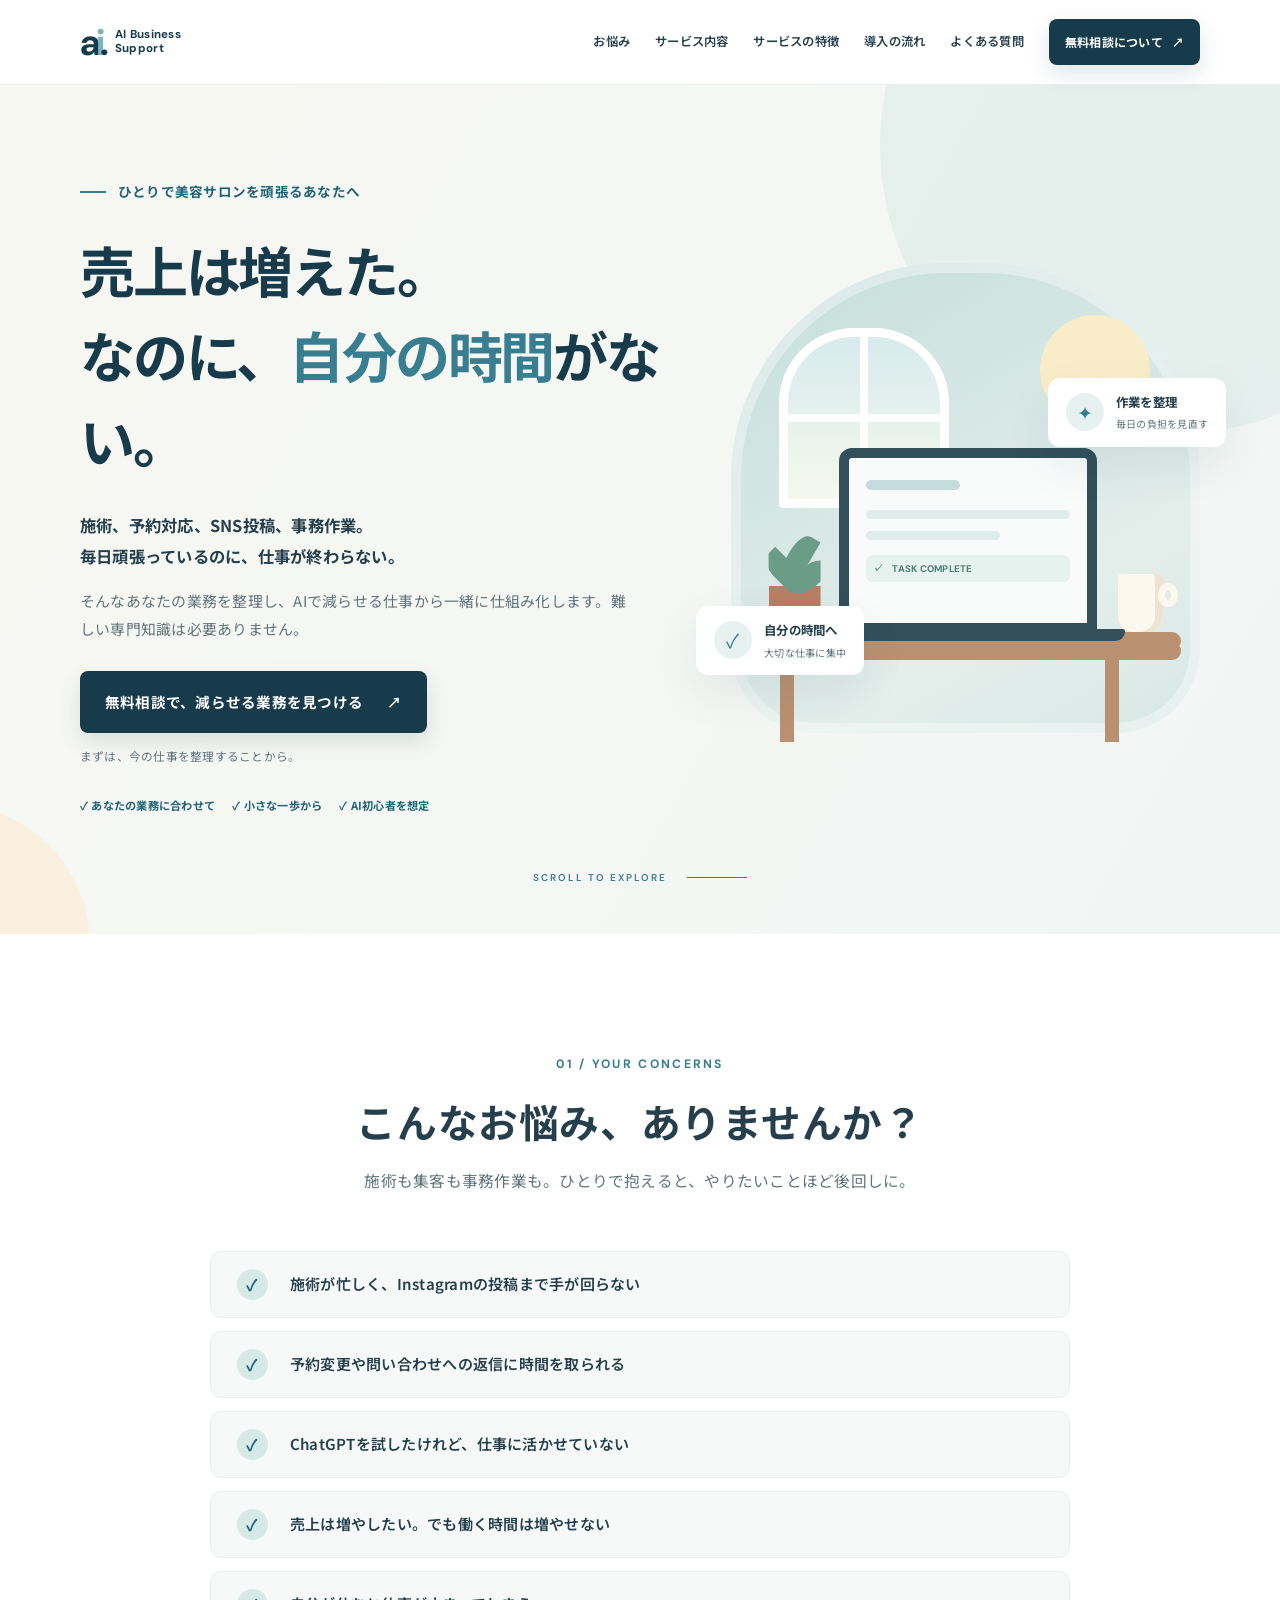
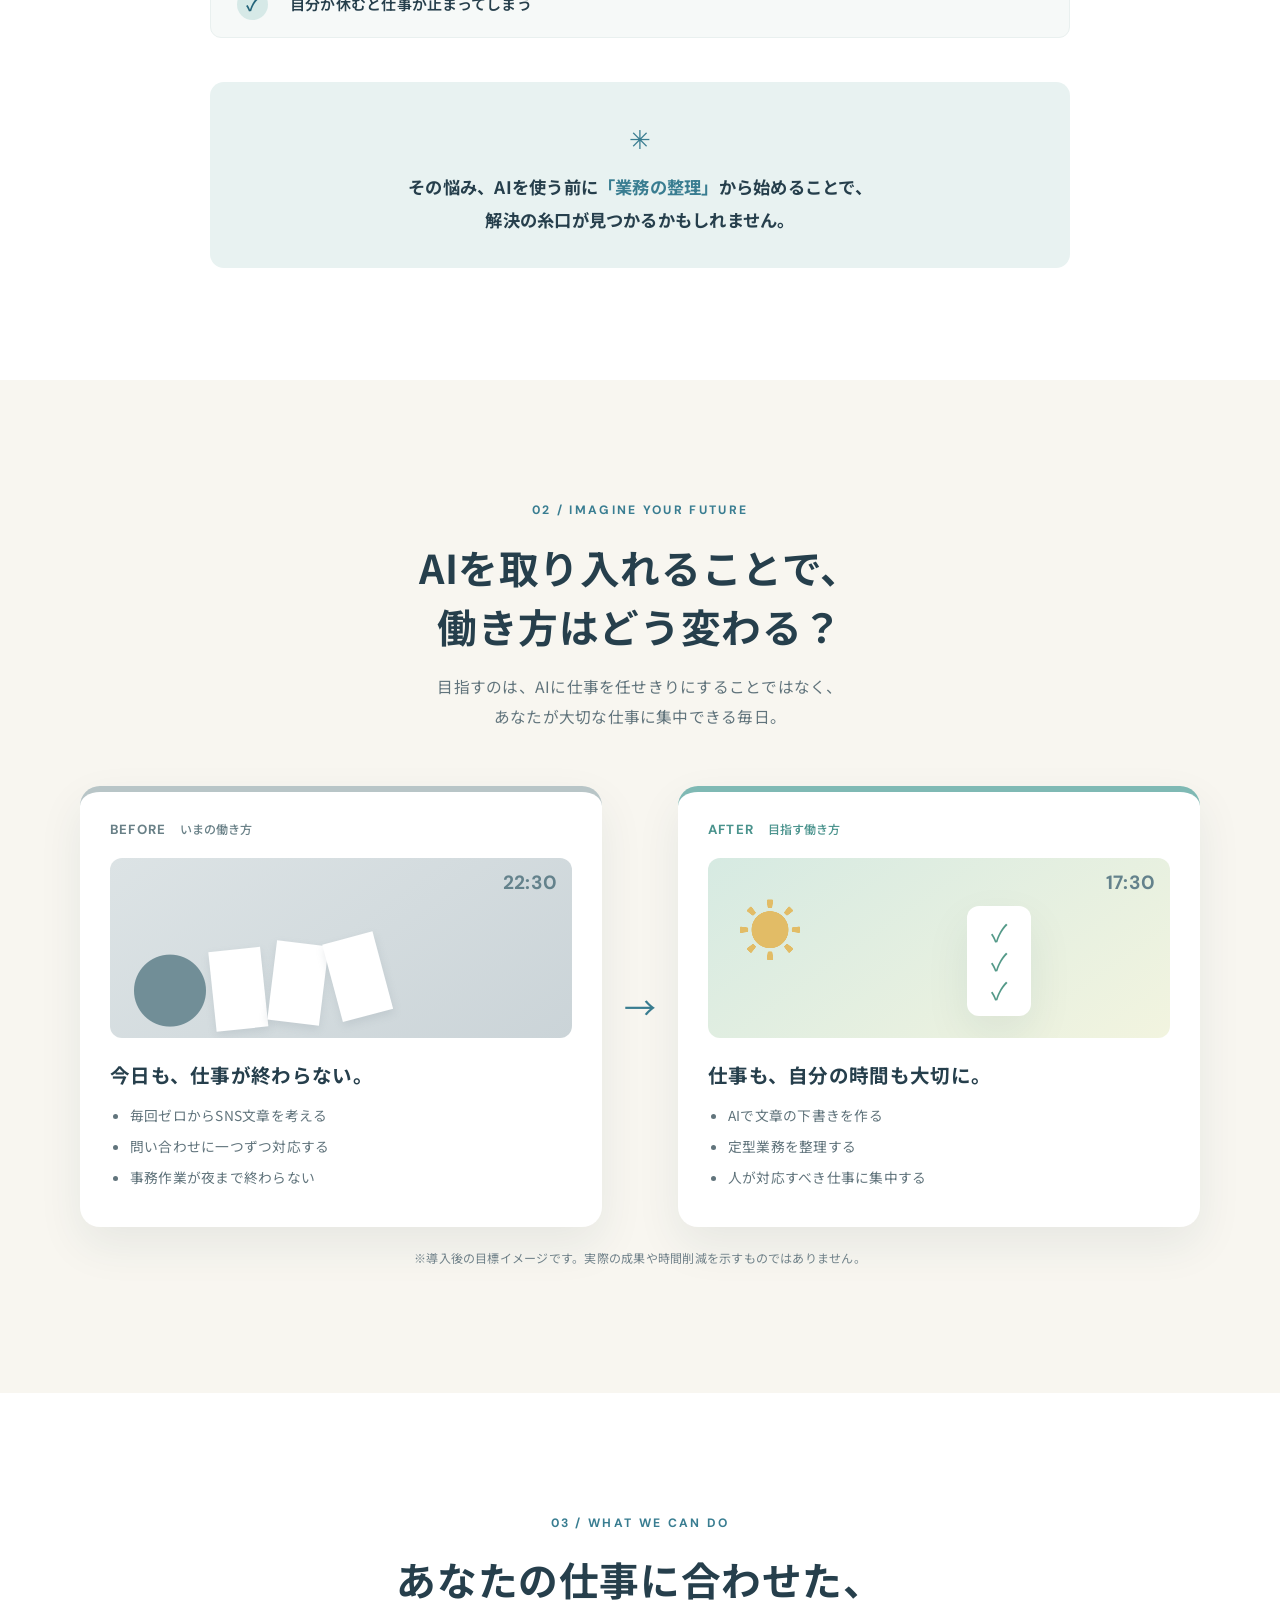
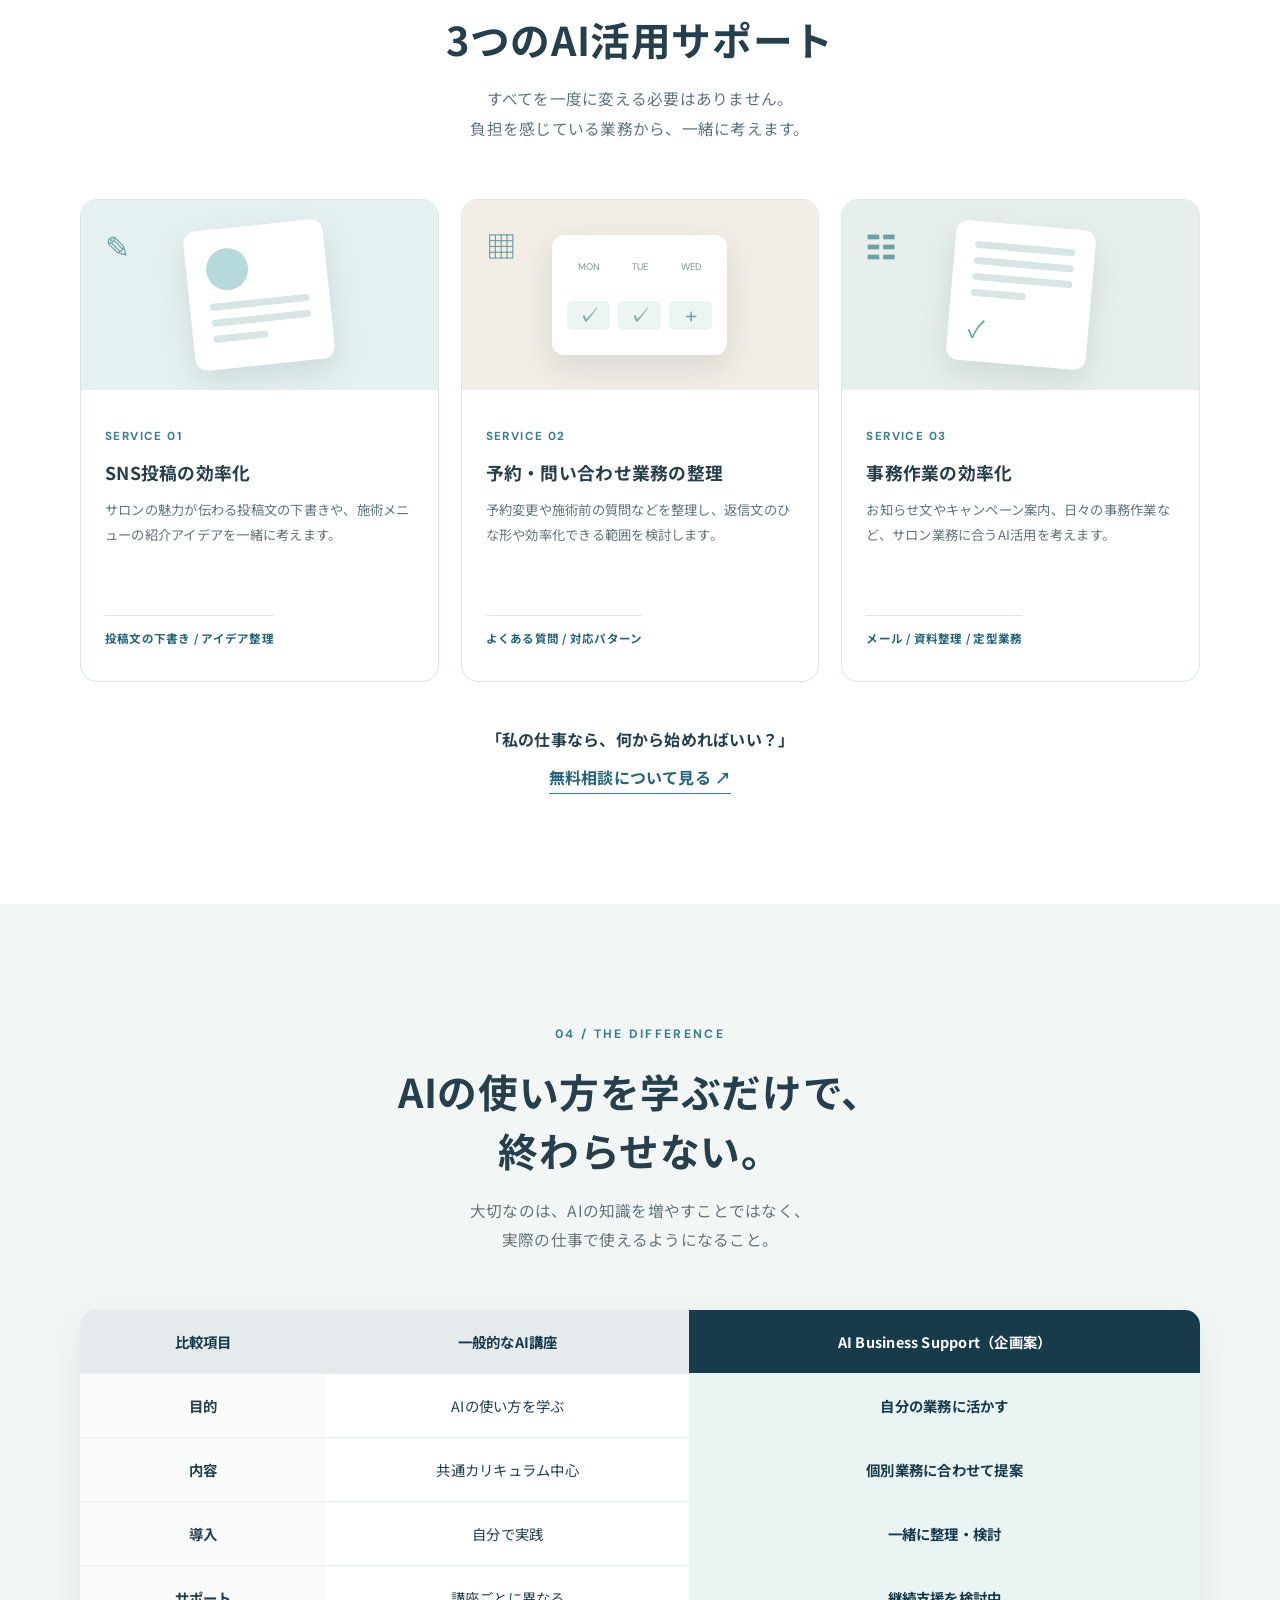
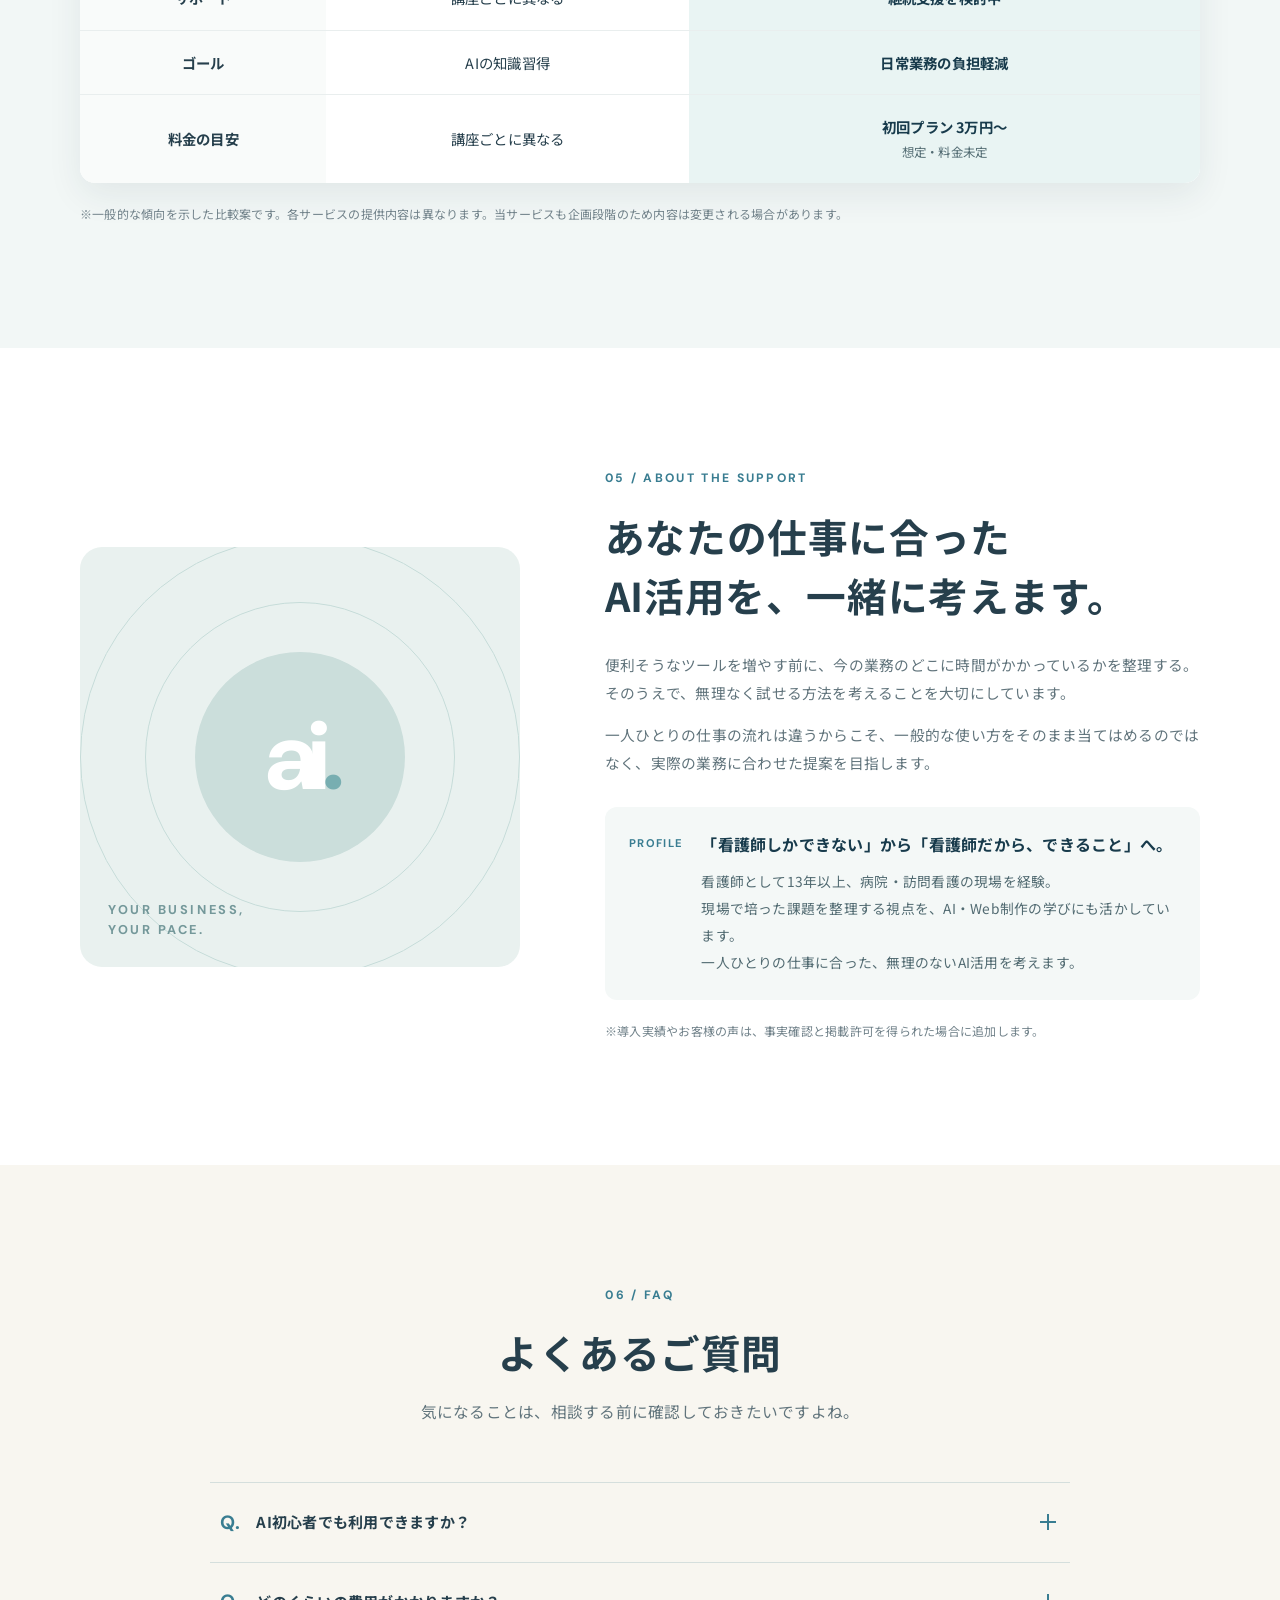
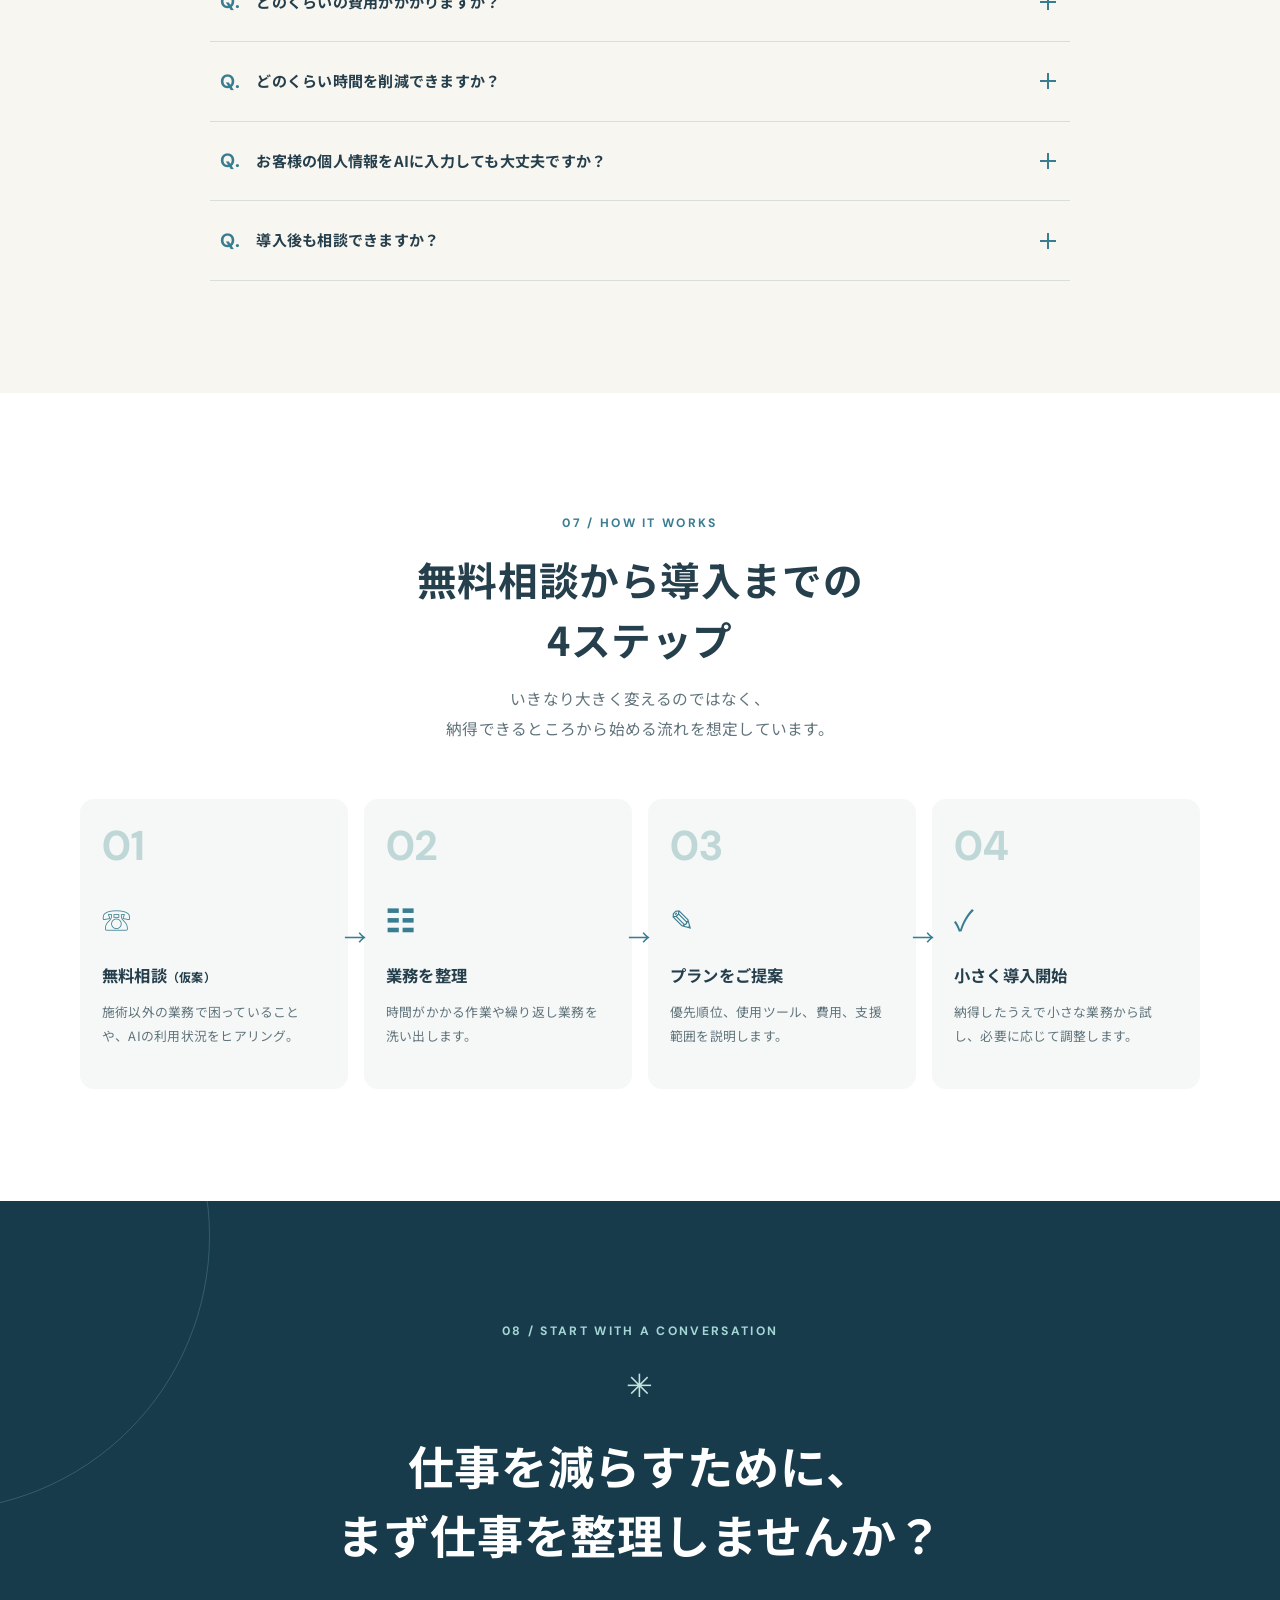
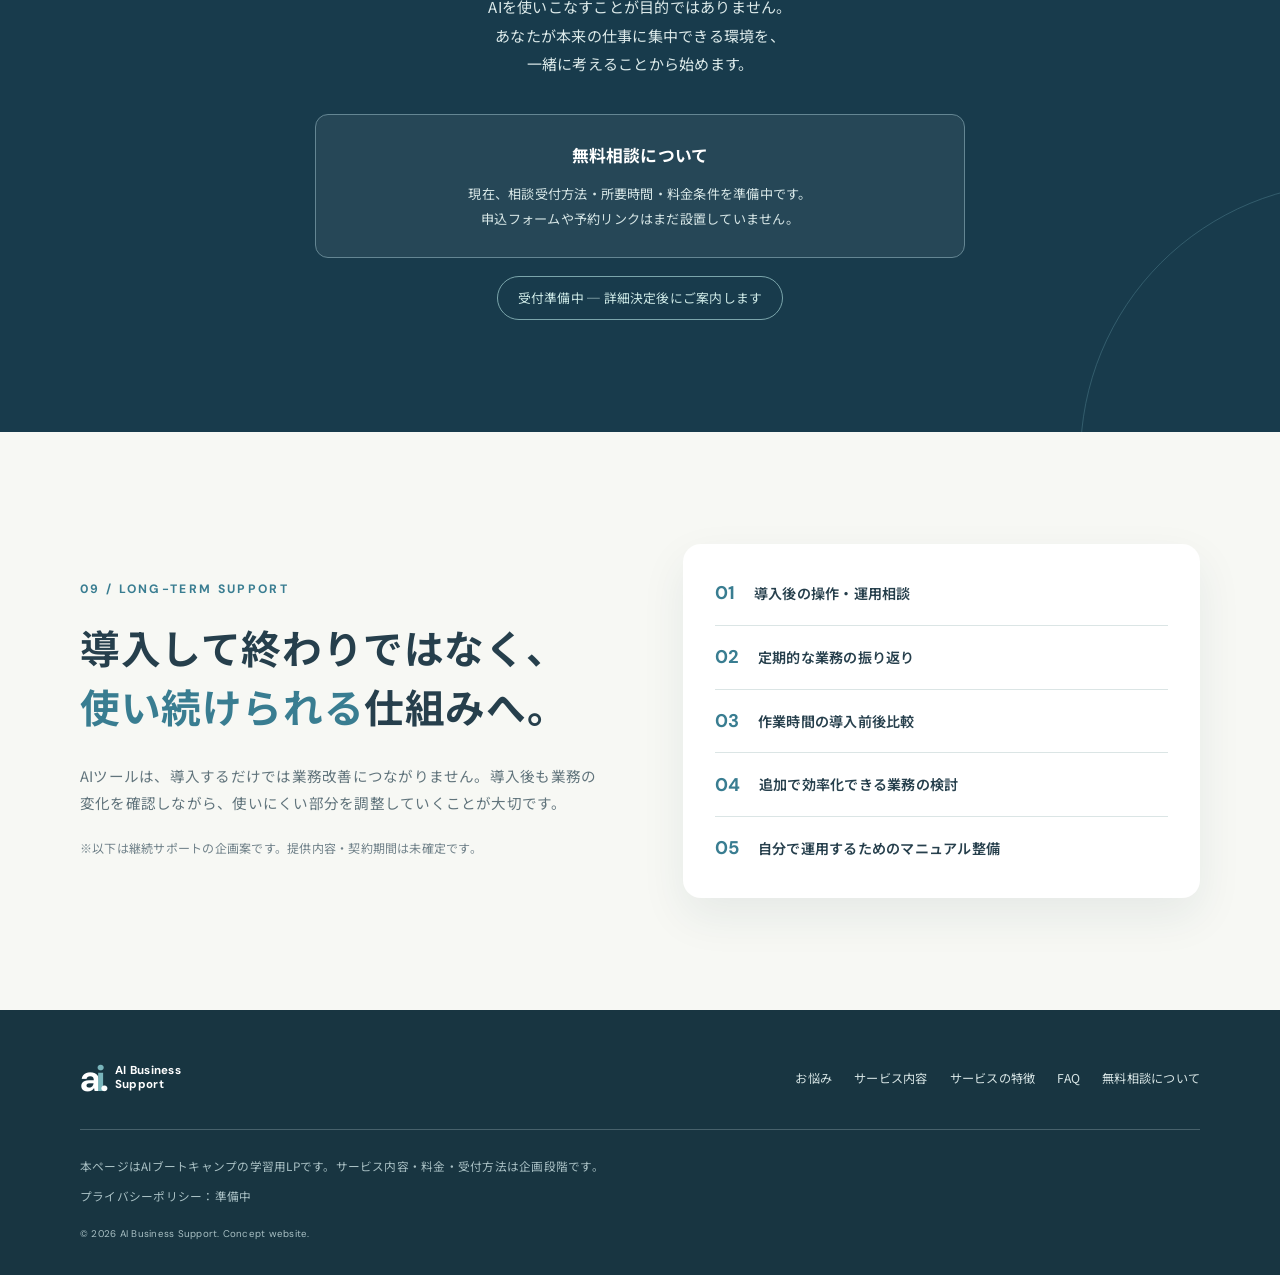
<file: index.html>
<!DOCTYPE html>
<html lang="ja">
<head>
  <meta charset="UTF-8">
  <meta name="viewport" content="width=device-width, initial-scale=1">
  <meta name="description" content="ひとりで美容サロンを運営するあなたへ。SNS投稿、予約・問い合わせ対応、事務作業を整理するAI活用サポート。">
  <title>AI Business Support | 自分の時間を取り戻すAI活用</title>
  <link rel="stylesheet" href="css/style.css">
  <script src="js/main.js" defer></script>
  <style>
    /* 比較表・プロフィールの表示補正（他のセクションには影響しません） */
    #difference .table-scroll{overflow-x:auto;border-radius:15px;box-shadow:0 12px 35px rgba(25,57,65,.08)}
    #difference .comparison-table{display:table;width:100%;min-width:650px;border-collapse:collapse;background:#fff;text-align:center;font-size:.9rem;line-height:1.6}
    #difference .comparison-table thead{display:table-header-group}
    #difference .comparison-table tbody{display:table-row-group}
    #difference .comparison-table tr{display:table-row}
    #difference .comparison-table th,#difference .comparison-table td{display:table-cell;padding:20px 16px;border-bottom:1px solid #e9eeee;vertical-align:middle;white-space:normal}
    #difference .comparison-table thead th{background:#e5ebec;color:#183b4c;font-weight:700}
    #difference .comparison-table thead th.highlight-col{background:#183b4c;color:#fff}
    #difference .comparison-table tbody th{background:#f9fbfa;font-weight:700;width:22%}
    #difference .comparison-table tbody .highlight-col{background:#e9f4f3;color:#183b4c;font-weight:700}
    #difference .comparison-table tbody tr:last-child th,#difference .comparison-table tbody tr:last-child td{border-bottom:0}
    #difference .comparison-table .price-note{display:block;font-size:.78rem;font-weight:400;margin-top:5px;color:#526b72}
    #profile .profile-placeholder{align-items:flex-start;gap:18px;padding:24px;background:#f4f8f7;border-radius:12px}
    #profile .profile-placeholder>span{padding-top:5px;flex-shrink:0}
    #profile .profile-placeholder strong{display:block;font-size:1rem;line-height:1.7;margin-bottom:10px;color:#183b4c}
    #profile .profile-placeholder small{display:block;font-size:.86rem;line-height:1.95;color:#526b72}
    @media(max-width:600px){#difference .comparison-table{min-width:600px;font-size:.78rem}#difference .comparison-table th,#difference .comparison-table td{padding:16px 12px}#profile .profile-placeholder{flex-direction:column;gap:8px}#profile .profile-placeholder strong{font-size:.95rem}#profile .profile-placeholder small{font-size:.82rem}}
  </style>
</head>
<body>
  <header class="site-header" id="top">
    <div class="container header-inner">
      <a href="#top" class="brand" aria-label="AI Business Support トップへ"><span class="brand-mark">a<span>i</span>.</span><span class="brand-text">AI Business<br>Support</span></a>
      <nav class="nav" id="site-nav" aria-label="メインナビゲーション">
        <a href="#problems">お悩み</a><a href="#services">サービス内容</a><a href="#difference">サービスの特徴</a><a href="#steps">導入の流れ</a><a href="#faq">よくある質問</a>
        <a href="#consultation" class="btn btn-small nav-cta">無料相談について <span aria-hidden="true">↗</span></a>
      </nav>
      <button class="menu-toggle" type="button" aria-controls="site-nav" aria-expanded="false" aria-label="メニューを開く"><span></span><span></span><span></span></button>
    </div>
  </header>
  <main>
    <section class="hero" aria-labelledby="hero-title">
      <div class="hero-deco hero-deco-one"></div><div class="hero-deco hero-deco-two"></div>
      <div class="container hero-grid">
        <div class="hero-content">
          <p class="eyebrow"><span class="eyebrow-line"></span>ひとりで美容サロンを頑張るあなたへ</p>
          <h1 id="hero-title">売上は増えた。<br>なのに、<em>自分の時間</em>がない。</h1>
          <p class="hero-lead">施術、予約対応、SNS投稿、事務作業。<br>毎日頑張っているのに、仕事が終わらない。</p>
          <p class="hero-description">そんなあなたの業務を整理し、AIで減らせる仕事から一緒に仕組み化します。難しい専門知識は必要ありません。</p>
          <div class="hero-actions"><a href="#consultation" class="btn btn-primary">無料相談で、減らせる業務を見つける <span aria-hidden="true">↗</span></a><span class="hero-note">まずは、今の仕事を整理することから。</span></div>
          <div class="hero-points"><span>✓ あなたの業務に合わせて</span><span>✓ 小さな一歩から</span><span>✓ AI初心者を想定</span></div>
        </div>
        <div class="hero-visual" role="img" aria-label="仕事を整理し、自分の時間を取り戻すイメージイラスト">
          <div class="visual-sun"></div><div class="visual-window"><span></span><span></span></div>
          <div class="visual-desk"></div><div class="visual-laptop"><div class="visual-screen"><div class="screen-bar"></div><div class="screen-line"></div><div class="screen-line short"></div><div class="screen-card"><span>✓</span> TASK COMPLETE</div></div></div>
          <div class="visual-cup"></div><div class="visual-plant"><i></i><i></i><i></i></div>
          <div class="floating-note note-top"><span class="note-icon">✦</span><div><strong>作業を整理</strong><small>毎日の負担を見直す</small></div></div>
          <div class="floating-note note-bottom"><span class="note-icon">✓</span><div><strong>自分の時間へ</strong><small>大切な仕事に集中</small></div></div>
        </div>
      </div>
      <div class="hero-bottom"><span>SCROLL TO EXPLORE</span><span class="scroll-line"></span></div>
    </section>

    <section class="section problems-section" id="problems" aria-labelledby="problems-title">
      <div class="container narrow">
        <div class="section-heading center"><span class="section-kicker">01 / YOUR CONCERNS</span><h2 id="problems-title">こんなお悩み、<br class="mobile-only">ありませんか？</h2><p>施術も集客も事務作業も。ひとりで抱えると、やりたいことほど後回しに。</p></div>
        <div class="problem-list">
          <div class="problem-item"><span class="check-icon">✓</span><p>施術が忙しく、Instagramの投稿まで手が回らない</p></div>
          <div class="problem-item"><span class="check-icon">✓</span><p>予約変更や問い合わせへの返信に時間を取られる</p></div>
          <div class="problem-item"><span class="check-icon">✓</span><p>ChatGPTを試したけれど、仕事に活かせていない</p></div>
          <div class="problem-item"><span class="check-icon">✓</span><p>売上は増やしたい。でも働く時間は増やせない</p></div>
          <div class="problem-item"><span class="check-icon">✓</span><p>自分が休むと仕事が止まってしまう</p></div>
        </div>
        <div class="message-band"><span class="sparkle">✳</span><p>その悩み、AIを使う前に<span>「業務の整理」</span>から始めることで、<br class="desktop-only">解決の糸口が見つかるかもしれません。</p></div>
      </div>
    </section>

    <section class="section future-section" id="future" aria-labelledby="future-title">
      <div class="container"><div class="section-heading center"><span class="section-kicker">02 / IMAGINE YOUR FUTURE</span><h2 id="future-title">AIを取り入れることで、<br>働き方はどう変わる？</h2><p>目指すのは、AIに仕事を任せきりにすることではなく、<br class="desktop-only">あなたが大切な仕事に集中できる毎日。</p></div>
        <div class="comparison-grid">
          <article class="comparison-card before"><div class="comparison-tag">BEFORE <span>いまの働き方</span></div><div class="scene scene-before"><div class="scene-clock">22:30</div><div class="scene-papers"><span></span><span></span><span></span></div><div class="scene-person">●</div></div><h3>今日も、仕事が終わらない。</h3><ul><li>毎回ゼロからSNS文章を考える</li><li>問い合わせに一つずつ対応する</li><li>事務作業が夜まで終わらない</li></ul></article>
          <div class="comparison-arrow" aria-hidden="true">→</div>
          <article class="comparison-card after"><div class="comparison-tag">AFTER <span>目指す働き方</span></div><div class="scene scene-after"><div class="scene-clock">17:30</div><div class="scene-sun">☀</div><div class="scene-checks">✓<br>✓<br>✓</div></div><h3>仕事も、自分の時間も大切に。</h3><ul><li>AIで文章の下書きを作る</li><li>定型業務を整理する</li><li>人が対応すべき仕事に集中する</li></ul></article>
        </div><p class="disclaimer center-text">※導入後の目標イメージです。実際の成果や時間削減を示すものではありません。</p>
      </div>
    </section>

    <section class="section services-section" id="services" aria-labelledby="services-title"><div class="container"><div class="section-heading center"><span class="section-kicker">03 / WHAT WE CAN DO</span><h2 id="services-title">あなたの仕事に合わせた、<br>3つのAI活用サポート</h2><p>すべてを一度に変える必要はありません。<br>負担を感じている業務から、一緒に考えます。</p></div>
      <div class="service-grid">
        <article class="service-card"><div class="service-illustration illustration-sns"><span class="illustration-icon">✎</span><div class="mock-post"><i></i><b></b><b></b><b class="short"></b></div></div><div class="service-body"><span class="service-number">SERVICE 01</span><h3>SNS投稿の効率化</h3><p>サロンの魅力が伝わる投稿文の下書きや、施術メニューの紹介アイデアを一緒に考えます。</p><span class="service-label">投稿文の下書き / アイデア整理</span></div></article>
        <article class="service-card"><div class="service-illustration illustration-booking"><span class="illustration-icon">▦</span><div class="mock-calendar"><span>MON</span><span>TUE</span><span>WED</span><i>✓</i><i>✓</i><i>+</i></div></div><div class="service-body"><span class="service-number">SERVICE 02</span><h3>予約・問い合わせ業務の整理</h3><p>予約変更や施術前の質問などを整理し、返信文のひな形や効率化できる範囲を検討します。</p><span class="service-label">よくある質問 / 対応パターン</span></div></article>
        <article class="service-card"><div class="service-illustration illustration-office"><span class="illustration-icon">☷</span><div class="mock-doc"><b></b><b></b><b></b><b class="short"></b><span>✓</span></div></div><div class="service-body"><span class="service-number">SERVICE 03</span><h3>事務作業の効率化</h3><p>お知らせ文やキャンペーン案内、日々の事務作業など、サロン業務に合うAI活用を考えます。</p><span class="service-label">メール / 資料整理 / 定型業務</span></div></article>
      </div><div class="section-cta"><p>「私の仕事なら、何から始めればいい？」</p><a class="text-link" href="#consultation">無料相談について見る <span aria-hidden="true">↗</span></a></div>
    </div></section>

    <section class="section difference-section" id="difference" aria-labelledby="difference-title"><div class="container"><div class="section-heading center"><span class="section-kicker">04 / THE DIFFERENCE</span><h2 id="difference-title">AIの使い方を学ぶだけで、<br>終わらせない。</h2><p>大切なのは、AIの知識を増やすことではなく、<br class="desktop-only">実際の仕事で使えるようになること。</p></div>
      <div class="table-scroll" role="region" aria-label="サービス比較表" tabindex="0"><table class="comparison-table"><thead><tr><th scope="col">比較項目</th><th scope="col">一般的なAI講座</th><th scope="col" class="highlight-col">AI Business Support（企画案）</th></tr></thead><tbody><tr><th scope="row">目的</th><td>AIの使い方を学ぶ</td><td class="highlight-col">自分の業務に活かす</td></tr><tr><th scope="row">内容</th><td>共通カリキュラム中心</td><td class="highlight-col">個別業務に合わせて提案</td></tr><tr><th scope="row">導入</th><td>自分で実践</td><td class="highlight-col">一緒に整理・検討</td></tr><tr><th scope="row">サポート</th><td>講座ごとに異なる</td><td class="highlight-col">継続支援を検討中</td></tr><tr><th scope="row">ゴール</th><td>AIの知識習得</td><td class="highlight-col">日常業務の負担軽減</td></tr><tr><th scope="row">料金の目安</th><td>講座ごとに異なる</td><td class="highlight-col">初回プラン 3万円〜<span class="price-note">想定・料金未定</span></td></tr></tbody></table></div><p class="disclaimer">※一般的な傾向を示した比較案です。各サービスの提供内容は異なります。当サービスも企画段階のため内容は変更される場合があります。</p>
    </div></section>

    <section class="section profile-section" id="profile" aria-labelledby="profile-title"><div class="container profile-grid"><div class="profile-art"><div class="profile-circle"><span class="profile-symbol">ai<span>.</span></span></div><div class="profile-art-label">YOUR BUSINESS,<br>YOUR PACE.</div></div><div class="profile-content"><span class="section-kicker">05 / ABOUT THE SUPPORT</span><h2 id="profile-title">あなたの仕事に合った<br>AI活用を、一緒に考えます。</h2><p>便利そうなツールを増やす前に、今の業務のどこに時間がかかっているかを整理する。そのうえで、無理なく試せる方法を考えることを大切にしています。</p><p>一人ひとりの仕事の流れは違うからこそ、一般的な使い方をそのまま当てはめるのではなく、実際の業務に合わせた提案を目指します。</p><div class="profile-placeholder"><span>PROFILE</span><div><strong>「看護師しかできない」から「看護師だから、できること」へ。</strong><small>看護師として13年以上、病院・訪問看護の現場を経験。<br>現場で培った課題を整理する視点を、AI・Web制作の学びにも活かしています。<br>一人ひとりの仕事に合った、無理のないAI活用を考えます。</small></div></div><p class="disclaimer">※導入実績やお客様の声は、事実確認と掲載許可を得られた場合に追加します。</p></div></div></section>

    <section class="section faq-section" id="faq" aria-labelledby="faq-title"><div class="container narrow"><div class="section-heading center"><span class="section-kicker">06 / FAQ</span><h2 id="faq-title">よくあるご質問</h2><p>気になることは、相談する前に確認しておきたいですよね。</p></div><div class="faq-list">
      <details class="faq-item"><summary><span class="faq-q">Q.</span><span>AI初心者でも利用できますか？</span><span class="faq-plus" aria-hidden="true"></span></summary><div class="faq-answer"><span class="faq-a">A.</span><p>初心者の方を想定し、現在の業務やITスキルを確認したうえで支援内容を検討します。</p></div></details>
      <details class="faq-item"><summary><span class="faq-q">Q.</span><span>どのくらいの費用がかかりますか？</span><span class="faq-plus" aria-hidden="true"></span></summary><div class="faq-answer"><span class="faq-a">A.</span><p>料金は現在検討中です。契約前に支援範囲と費用を明示する設計とします。</p></div></details>
      <details class="faq-item"><summary><span class="faq-q">Q.</span><span>どのくらい時間を削減できますか？</span><span class="faq-plus" aria-hidden="true"></span></summary><div class="faq-answer"><span class="faq-a">A.</span><p>業務内容によって異なるため、現時点で削減時間は保証できません。導入前後の作業時間を測定する方法を検討します。</p></div></details>
      <details class="faq-item"><summary><span class="faq-q">Q.</span><span>お客様の個人情報をAIに入力しても大丈夫ですか？</span><span class="faq-plus" aria-hidden="true"></span></summary><div class="faq-answer"><span class="faq-a">A.</span><p>お客様の氏名・連絡先・施術履歴などを無断で外部AIに入力しないことを前提に、ツールと情報の扱いを確認します。</p></div></details>
      <details class="faq-item"><summary><span class="faq-q">Q.</span><span>導入後も相談できますか？</span><span class="faq-plus" aria-hidden="true"></span></summary><div class="faq-answer"><span class="faq-a">A.</span><p>継続サポートをサービス案として検討しています。対応範囲・期間・料金は未確定です。</p></div></details>
    </div></div></section>

    <section class="section steps-section" id="steps" aria-labelledby="steps-title"><div class="container"><div class="section-heading center"><span class="section-kicker">07 / HOW IT WORKS</span><h2 id="steps-title">無料相談から導入までの<br>4ステップ</h2><p>いきなり大きく変えるのではなく、<br>納得できるところから始める流れを想定しています。</p></div><div class="steps-grid">
      <article class="step-card"><span class="step-number">01</span><span class="step-icon">☏</span><h3>無料相談<span>（仮案）</span></h3><p>施術以外の業務で困っていることや、AIの利用状況をヒアリング。</p></article>
      <article class="step-card"><span class="step-number">02</span><span class="step-icon">☷</span><h3>業務を整理</h3><p>時間がかかる作業や繰り返し業務を洗い出します。</p></article>
      <article class="step-card"><span class="step-number">03</span><span class="step-icon">✎</span><h3>プランをご提案</h3><p>優先順位、使用ツール、費用、支援範囲を説明します。</p></article>
      <article class="step-card"><span class="step-number">04</span><span class="step-icon">✓</span><h3>小さく導入開始</h3><p>納得したうえで小さな業務から試し、必要に応じて調整します。</p></article>
    </div></div></section>

    <section class="section cta-section" id="consultation" aria-labelledby="cta-title"><div class="container cta-inner"><span class="section-kicker">08 / START WITH A CONVERSATION</span><div class="cta-decoration" aria-hidden="true">✳</div><h2 id="cta-title">仕事を減らすために、<br>まず仕事を整理しませんか？</h2><p>AIを使いこなすことが目的ではありません。<br>あなたが本来の仕事に集中できる環境を、<br class="desktop-only">一緒に考えることから始めます。</p><div class="consultation-info"><strong>無料相談について</strong><span>現在、相談受付方法・所要時間・料金条件を準備中です。<br>申込フォームや予約リンクはまだ設置していません。</span></div><span class="cta-status">受付準備中 ─ 詳細決定後にご案内します</span></div></section>

    <section class="section support-section" id="support" aria-labelledby="support-title"><div class="container support-grid"><div><span class="section-kicker">09 / LONG-TERM SUPPORT</span><h2 id="support-title">導入して終わりではなく、<br><em>使い続けられる</em>仕組みへ。</h2><p>AIツールは、導入するだけでは業務改善につながりません。導入後も業務の変化を確認しながら、使いにくい部分を調整していくことが大切です。</p><p class="disclaimer">※以下は継続サポートの企画案です。提供内容・契約期間は未確定です。</p></div><div class="support-list"><div><span>01</span>導入後の操作・運用相談</div><div><span>02</span>定期的な業務の振り返り</div><div><span>03</span>作業時間の導入前後比較</div><div><span>04</span>追加で効率化できる業務の検討</div><div><span>05</span>自分で運用するためのマニュアル整備</div></div></div></section>
  </main>
  <footer class="footer"><div class="container footer-top"><a href="#top" class="brand brand-footer"><span class="brand-mark">a<span>i</span>.</span><span class="brand-text">AI Business<br>Support</span></a><div class="footer-links"><a href="#problems">お悩み</a><a href="#services">サービス内容</a><a href="#difference">サービスの特徴</a><a href="#faq">FAQ</a><a href="#consultation">無料相談について</a></div></div><div class="container footer-bottom"><p>本ページはAIブートキャンプの学習用LPです。サービス内容・料金・受付方法は企画段階です。</p><p>プライバシーポリシー：準備中</p><small>© 2026 AI Business Support. Concept website.</small></div></footer>
  <a href="#consultation" class="mobile-fixed-cta">無料相談について <span aria-hidden="true">↗</span></a>
</body>
</html>
</file>
<file: css/style.css>
@import url('https://fonts.googleapis.com/css2?family=DM+Sans:wght@400;500;600;700&family=Noto+Sans+JP:wght@400;500;600;700;800&display=swap');
:root{--navy:#183b4c;--ink:#263f4c;--muted:#61747c;--blue:#397d91;--blue-dark:#24647a;--aqua:#dbeef0;--cream:#f8f6f0;--pale:#eff5f5;--line:#dbe5e5;--white:#fff;--radius:18px;--shadow:0 18px 45px rgba(24,59,76,.08)}
*,*::before,*::after{box-sizing:border-box}html{scroll-behavior:smooth;scroll-padding-top:95px}body{margin:0;color:var(--ink);font-family:'Noto Sans JP',sans-serif;line-height:1.9;letter-spacing:.015em;background:#fff}a{color:inherit;text-decoration:none}button{font:inherit}img{max-width:100%;display:block}h1,h2,h3,p{margin-top:0}h1,h2,h3{line-height:1.5;letter-spacing:.015em}h2{font-size:clamp(1.7rem,3.1vw,2.65rem);font-weight:700}h3{font-size:1.22rem}.container{width:min(1120px,calc(100% - 48px));margin-inline:auto}.narrow{max-width:860px}.section{padding:112px 0}.section-heading{margin-bottom:55px}.section-heading h2{margin:14px 0 16px}.section-heading p{color:var(--muted);font-size:.98rem}.center{text-align:center}.center-text{text-align:center}.section-kicker{font-family:'DM Sans',sans-serif;display:inline-block;color:var(--blue);font-weight:700;font-size:.76rem;letter-spacing:.19em}.disclaimer{color:#71828a;font-size:.75rem;line-height:1.8;margin-top:20px}.desktop-only{display:initial}.mobile-only{display:none}
.site-header{position:sticky;top:0;z-index:100;background:rgba(255,255,255,.96);backdrop-filter:blur(14px);border-bottom:1px solid #eaf0f0}.header-inner{height:84px;display:flex;align-items:center;justify-content:space-between;gap:20px}.brand{display:inline-flex;align-items:center;gap:10px;flex-shrink:0}.brand-mark{font-family:'DM Sans',sans-serif;font-size:2.3rem;letter-spacing:-.12em;font-weight:700;line-height:1;color:var(--navy)}.brand-mark span{color:#79b5bb}.brand-text{font-family:'DM Sans',sans-serif;font-size:.72rem;font-weight:700;line-height:1.22;letter-spacing:.025em;color:var(--navy)}.nav{display:flex;align-items:center;gap:25px;font-size:.77rem;font-weight:600}.nav>a:not(.btn):hover{color:var(--blue)}.btn{display:inline-flex;align-items:center;justify-content:center;gap:24px;padding:17px 25px;border-radius:8px;background:var(--navy);color:#fff;font-size:.91rem;font-weight:700;box-shadow:0 9px 22px rgba(24,59,76,.13);transition:transform .25s,background .25s,box-shadow .25s}.btn:hover{background:var(--blue-dark);transform:translateY(-3px);box-shadow:0 14px 28px rgba(24,59,76,.18)}.btn-small{padding:12px 16px;font-size:.75rem;gap:9px}.menu-toggle{display:none}
.hero{position:relative;overflow:hidden;background:linear-gradient(120deg,#f8f8f2 0%,#f1f6f5 100%);padding:94px 0 50px}.hero-grid{display:grid;grid-template-columns:1.13fr .87fr;gap:42px;align-items:center;min-height:530px;position:relative;z-index:2}.eyebrow{font-size:.85rem;color:var(--blue-dark);font-weight:700;display:flex;align-items:center;gap:12px}.eyebrow-line{display:inline-block;width:26px;height:2px;background:var(--blue)}.hero h1{font-size:clamp(2.3rem,4.3vw,3.8rem);letter-spacing:-.04em;line-height:1.55;color:var(--navy);margin:22px 0 27px}.hero h1 em,.support-section h2 em{font-style:normal;color:var(--blue)}.hero-lead{font-weight:700;font-size:1.02rem;margin-bottom:15px}.hero-description{max-width:550px;color:var(--muted);font-size:.93rem}.hero-actions{display:flex;flex-direction:column;align-items:flex-start;gap:12px;margin-top:28px}.hero-note{font-size:.73rem;color:var(--muted)}.hero-points{display:flex;gap:17px;flex-wrap:wrap;font-size:.7rem;font-weight:700;color:var(--blue-dark);margin-top:28px}.hero-deco{position:absolute;border-radius:50%;pointer-events:none}.hero-deco-one{width:580px;height:580px;background:#e0eeeb;right:-180px;top:-230px;opacity:.7}.hero-deco-two{width:280px;height:280px;background:#faf0df;left:-190px;bottom:-150px}.hero-bottom{display:flex;align-items:center;justify-content:center;gap:20px;margin-top:55px;font:600 .62rem 'DM Sans',sans-serif;letter-spacing:.2em;color:var(--blue)}.scroll-line{height:1px;width:60px;background:var(--blue)}
.hero-visual{position:relative;height:470px;border-radius:46% 46% 18% 18%;background:linear-gradient(150deg,#c4dedb,#e4eeeb 70%,#d8e8e5);box-shadow:inset 0 0 0 10px rgba(255,255,255,.35)}.visual-sun{position:absolute;width:110px;height:110px;border-radius:50%;background:#f9edc9;top:52px;right:50px}.visual-window{position:absolute;width:170px;height:180px;top:65px;left:48px;border:9px solid #fff;border-radius:75px 75px 4px 4px;background:linear-gradient(#d7ebed,#f5f8ed);display:flex;justify-content:center;align-items:center}.visual-window span:first-child{width:8px;height:100%;background:white}.visual-window span:last-child{position:absolute;height:8px;width:100%;background:white}.visual-desk{position:absolute;bottom:83px;left:4%;width:92%;height:18px;border-radius:9px;background:#b99170;box-shadow:0 10px 0 #b99170}.visual-desk:after{content:'';position:absolute;top:15px;left:30px;width:14px;height:95px;background:#b99170;box-shadow:325px 0 #b99170}.visual-laptop{position:absolute;bottom:100px;left:23%;width:55%;height:185px;border:10px solid #324f5a;border-radius:13px 13px 4px 4px;background:#f9fbfb;box-shadow:0 8px 0 #879b9d}.visual-laptop:after{content:'';position:absolute;bottom:-18px;left:-16%;width:132%;height:12px;border-radius:3px 3px 12px 12px;background:#324f5a}.visual-screen{padding:22px 17px}.screen-bar{width:46%;height:10px;background:#c4dcdd;border-radius:8px;margin-bottom:20px}.screen-line{height:9px;background:#e0ebeb;border-radius:8px;margin-bottom:12px}.screen-line.short{width:66%}.screen-card{margin-top:15px;background:#e6f2ed;color:#4b8074;border-radius:6px;padding:7px;font:700 .6rem 'DM Sans',sans-serif}.screen-card span{margin-right:7px}.visual-cup{position:absolute;bottom:101px;right:8%;width:45px;height:58px;border-radius:4px 4px 16px 16px;background:#fdf8ee;box-shadow:inset -8px 0 #eee3d3}.visual-cup:after{content:'';position:absolute;right:-15px;top:9px;width:20px;height:24px;border:7px solid #fdf8ee;border-radius:50%}.visual-plant{position:absolute;bottom:104px;left:8%;height:95px;width:52px;background:linear-gradient(transparent 55%,#b77f64 55%);clip-path:polygon(0 0,100% 0,100% 100%,0 100%)}.visual-plant i{position:absolute;width:22px;height:44px;border-radius:50% 0 50% 0;background:#6b9c87;top:0;left:20px;transform:rotate(30deg)}.visual-plant i:nth-child(2){left:3px;top:14px;transform:rotate(-45deg)}.visual-plant i:nth-child(3){left:29px;top:21px;transform:rotate(50deg)}.floating-note{position:absolute;display:flex;gap:12px;align-items:center;background:white;border-radius:12px;padding:13px 18px;box-shadow:var(--shadow);z-index:3}.floating-note strong{display:block;font-size:.78rem}.floating-note small{display:block;font-size:.63rem;color:var(--muted)}.note-icon{display:grid;place-items:center;background:#e7f2f0;color:var(--blue);border-radius:50%;height:38px;width:38px;font-size:1.2rem}.note-top{right:-26px;top:115px}.note-bottom{left:-35px;bottom:58px}
.problems-section{background:white}.problem-list{display:grid;gap:13px}.problem-item{display:flex;align-items:center;gap:22px;background:#f6f9f8;border:1px solid #e9f0ef;border-radius:11px;padding:17px 26px;transition:transform .2s}.problem-item:hover{transform:translateX(4px)}.problem-item p{margin:0;font-weight:600;font-size:.94rem}.check-icon{display:grid;place-items:center;flex-shrink:0;width:31px;height:31px;border-radius:50%;background:#d6e9e7;color:var(--blue-dark);font-weight:700}.message-band{margin-top:44px;background:#e8f2f1;padding:32px 24px;text-align:center;border-radius:14px}.message-band p{margin:0;font-size:1.08rem;font-weight:700}.message-band p span{color:var(--blue)}.sparkle{color:var(--blue);font-size:1.6rem;display:block;margin-bottom:8px}
.future-section{background:var(--cream)}.comparison-grid{display:grid;grid-template-columns:1fr 56px 1fr;gap:10px;align-items:center}.comparison-card{border-radius:20px;background:#fff;padding:28px 30px 32px;box-shadow:var(--shadow);height:100%}.comparison-card.before{border-top:6px solid #b8c5c7}.comparison-card.after{border-top:6px solid #7fb9b4}.comparison-tag{font:700 .83rem 'DM Sans',sans-serif;letter-spacing:.09em;color:#698087}.comparison-tag span{font-family:'Noto Sans JP',sans-serif;font-size:.75rem;font-weight:500;letter-spacing:0;margin-left:10px}.after .comparison-tag{color:#4a938d}.comparison-card h3{margin:22px 0 12px}.comparison-card ul{margin:0;padding-left:20px;font-size:.86rem;color:var(--muted)}.comparison-card li{margin:5px 0}.comparison-arrow{font-size:2rem;color:var(--blue);text-align:center}.scene{height:180px;margin-top:20px;position:relative;border-radius:12px;overflow:hidden}.scene-before{background:linear-gradient(145deg,#dce3e5,#cbd4d8)}.scene-after{background:linear-gradient(145deg,#d6eae2,#f2f4df)}.scene-clock{position:absolute;right:15px;top:12px;color:#64828c;font:700 1.2rem 'DM Sans',sans-serif}.scene-papers{position:absolute;bottom:15px;left:22%;display:flex;gap:8px;transform:rotate(-6deg)}.scene-papers span{width:52px;height:80px;background:#fff;box-shadow:0 4px 8px #82939a33}.scene-papers span:nth-child(2){transform:rotate(13deg)}.scene-papers span:nth-child(3){transform:rotate(-9deg)}.scene-person{position:absolute;left:20px;bottom:-24px;font-size:5rem;color:#718e97}.scene-sun{position:absolute;top:8px;left:30px;font-size:4rem;color:#e2bc66}.scene-checks{position:absolute;bottom:22px;right:30%;font-size:1.5rem;line-height:1.2;color:#539988;background:#fff;padding:12px 24px;border-radius:12px;box-shadow:var(--shadow)}
.services-section{background:white}.service-grid{display:grid;grid-template-columns:repeat(3,1fr);gap:22px}.service-card{border:1px solid var(--line);border-radius:17px;overflow:hidden;background:white;transition:transform .25s,box-shadow .25s}.service-card:hover{transform:translateY(-6px);box-shadow:var(--shadow)}.service-illustration{height:190px;position:relative;overflow:hidden;display:flex;align-items:center;justify-content:center}.illustration-sns{background:#e5f0f1}.illustration-booking{background:#f2ede5}.illustration-office{background:#e6efeb}.illustration-icon{position:absolute;top:17px;left:24px;font-size:1.9rem;color:#6d9fa5}.mock-post,.mock-doc{width:140px;height:140px;background:white;border-radius:12px;box-shadow:0 12px 30px #324f5a22;padding:20px;transform:rotate(-6deg)}.mock-post i{display:block;background:#b6d9dc;width:42px;height:42px;border-radius:50%;margin-bottom:12px}.mock-post b,.mock-doc b{display:block;background:#d7e5e5;height:7px;margin-bottom:9px;border-radius:5px}.mock-post b.short,.mock-doc b.short{width:55%}.mock-calendar{width:175px;height:120px;border-radius:12px;background:white;box-shadow:0 12px 30px #324f5a22;padding:15px;display:grid;grid-template-columns:repeat(3,1fr);text-align:center;align-items:center;gap:8px;font:.6rem 'DM Sans',sans-serif;color:#7c9294}.mock-calendar i{font-size:1.4rem;color:#76a9a5;font-style:normal;background:#edf5f2;border-radius:5px}.mock-doc{transform:rotate(5deg)}.mock-doc span{color:#6ba69b;font-size:1.5rem}.service-body{padding:28px 24px 30px}.service-number{font:700 .73rem 'DM Sans',sans-serif;letter-spacing:.12em;color:var(--blue)}.service-body h3{font-size:1.11rem;margin:11px 0}.service-body p{font-size:.83rem;color:var(--muted);min-height:105px}.service-label{display:inline-block;border-top:1px solid var(--line);padding-top:12px;color:var(--blue-dark);font-size:.72rem;font-weight:700}.section-cta{text-align:center;margin-top:42px}.section-cta p{font-weight:700;margin-bottom:7px}.text-link{color:var(--blue-dark);font-weight:700;border-bottom:1px solid var(--blue);padding-bottom:4px}.text-link:hover{color:var(--navy)}
.difference-section{background:#f2f7f6}.table-scroll{overflow-x:auto;border-radius:15px;box-shadow:var(--shadow)}.comparison-table{width:100%;border-collapse:collapse;background:#fff;min-width:650px;text-align:center;font-size:.9rem}.comparison-table th,.comparison-table td{padding:24px 18px;border-bottom:1px solid #e9eeee}.comparison-table thead th{background:#e5ebec;color:var(--navy);font-weight:700}.comparison-table thead th.highlight-col{background:var(--navy);color:white}.comparison-table tbody th{font-weight:700;width:22%;background:#f9fbfa}.comparison-table .highlight-col{background:#e9f4f3;font-weight:700;color:var(--navy)}.comparison-table tbody tr:last-child th,.comparison-table tbody tr:last-child td{border-bottom:0}
.profile-section{background:#fff}.profile-grid{display:grid;grid-template-columns:.85fr 1.15fr;gap:85px;align-items:center}.profile-art{height:420px;background:#e9f1ef;border-radius:22px;position:relative;display:grid;place-items:center;overflow:hidden}.profile-art:before,.profile-art:after{content:'';position:absolute;border:1px solid #c6dcd9;border-radius:50%;width:440px;height:440px}.profile-art:after{width:310px;height:310px}.profile-circle{width:210px;height:210px;border-radius:50%;background:#cbdedb;display:grid;place-items:center;z-index:1}.profile-symbol{font:700 6rem 'DM Sans',sans-serif;color:#fff;letter-spacing:-.1em}.profile-symbol span{color:#78aeb1}.profile-art-label{position:absolute;bottom:28px;left:28px;font:700 .8rem 'DM Sans',sans-serif;letter-spacing:.2em;color:#74989a;line-height:1.5}.profile-content h2{margin:15px 0 26px}.profile-content>p:not(.disclaimer){font-size:.92rem;color:var(--muted)}.profile-placeholder{margin-top:30px;padding:19px 21px;background:#f4f8f7;border-radius:10px;display:flex;gap:18px;align-items:center}.profile-placeholder>span{font:700 .7rem 'DM Sans',sans-serif;letter-spacing:.12em;color:var(--blue)}.profile-placeholder strong,.profile-placeholder small{display:block}.profile-placeholder strong{font-size:.87rem}.profile-placeholder small{font-size:.75rem;color:var(--muted)}
.faq-section{background:var(--cream)}.faq-list{border-top:1px solid #d5dfdd}.faq-item{border-bottom:1px solid #d5dfdd}.faq-item summary{display:flex;align-items:center;gap:16px;padding:25px 10px;cursor:pointer;list-style:none;font-weight:700;font-size:.94rem}.faq-item summary::-webkit-details-marker{display:none}.faq-q,.faq-a{color:var(--blue);font:700 1.2rem 'DM Sans',sans-serif;flex-shrink:0}.faq-plus{width:24px;height:24px;margin-left:auto;position:relative;flex-shrink:0}.faq-plus:before,.faq-plus:after{content:'';position:absolute;top:11px;left:4px;width:16px;height:2px;background:var(--blue);transition:transform .2s}.faq-plus:after{transform:rotate(90deg)}.faq-item[open] .faq-plus:after{transform:rotate(0)}.faq-answer{display:flex;gap:16px;padding:0 45px 25px 10px;color:var(--muted);font-size:.89rem}.faq-answer p{margin:0}.faq-item summary:hover{color:var(--blue)}
.steps-section{background:white}.steps-grid{display:grid;grid-template-columns:repeat(4,1fr);gap:16px}.step-card{position:relative;background:#f5f8f7;border-radius:14px;padding:27px 22px 30px;min-height:290px}.step-card:not(:last-child):after{content:'→';position:absolute;right:-18px;top:40%;color:var(--blue);font-size:1.4rem;z-index:1}.step-number{font:700 2.6rem 'DM Sans',sans-serif;color:#bfd7d7;display:block;line-height:1}.step-icon{font-size:1.8rem;color:var(--blue);display:block;margin:25px 0 16px}.step-card h3{font-size:1.02rem;margin-bottom:12px}.step-card h3 span{font-size:.75rem}.step-card p{font-size:.8rem;color:var(--muted);margin:0}
.cta-section{background:var(--navy);color:#fff;text-align:center;position:relative;overflow:hidden}.cta-section:before,.cta-section:after{content:'';position:absolute;border:1px solid #4a7887;border-radius:50%;width:550px;height:550px;left:-340px;top:-240px;opacity:.55}.cta-section:after{left:auto;right:-350px;top:auto;bottom:-300px}.cta-inner{position:relative;z-index:1}.cta-section .section-kicker{color:#a3d6d5}.cta-section h2{font-size:clamp(1.85rem,3.6vw,3rem);margin:17px 0 24px}.cta-section p{font-size:.94rem;color:#dbe9e9}.cta-decoration{font-size:2rem;color:#c4e5dc;margin-top:10px}.consultation-info{max-width:650px;margin:35px auto 18px;border:1px solid #648693;border-radius:13px;padding:25px 22px;background:rgba(255,255,255,.06)}.consultation-info strong{display:block;font-size:1.05rem;margin-bottom:10px}.consultation-info span{display:block;font-size:.82rem;color:#d6e6e6}.cta-status{display:inline-block;border:1px solid #7aa5ab;color:#cde9e6;border-radius:50px;padding:9px 20px;font-size:.8rem}
.support-section{background:#f7f8f4}.support-grid{display:grid;grid-template-columns:1fr 1fr;gap:85px;align-items:center}.support-section h2{margin:15px 0 26px}.support-grid>div>p:not(.disclaimer){font-size:.91rem;color:var(--muted)}.support-list{background:white;padding:18px 32px;border-radius:18px;box-shadow:var(--shadow)}.support-list div{display:flex;gap:19px;align-items:center;padding:18px 0;border-bottom:1px solid var(--line);font-size:.88rem;font-weight:600}.support-list div:last-child{border:0}.support-list span{color:var(--blue);font:700 1.15rem 'DM Sans',sans-serif}
.footer{background:#183541;color:#d6e4e4;padding:50px 0 32px}.footer-top{display:flex;justify-content:space-between;gap:30px;align-items:center;padding-bottom:32px;border-bottom:1px solid #47616b}.brand-footer .brand-mark{color:white}.brand-footer .brand-text{color:white}.footer-links{display:flex;gap:22px;flex-wrap:wrap;font-size:.76rem}.footer-links a:hover{color:#fff}.footer-bottom{padding-top:25px;font-size:.73rem;color:#a9c0c4}.footer-bottom p{margin:0 0 8px}.footer-bottom small{display:block;margin-top:18px;font-family:'DM Sans',sans-serif}.mobile-fixed-cta{display:none}
@media(max-width:1050px){.nav{gap:13px;font-size:.7rem}.nav-cta{padding:10px 12px}.hero-grid{gap:15px}.note-top{right:-5px}.note-bottom{left:-5px}.profile-grid,.support-grid{gap:45px}}
@media(max-width:820px){.section{padding:80px 0}.header-inner{height:72px}.menu-toggle{display:flex;width:43px;height:43px;border:0;background:transparent;flex-direction:column;justify-content:center;gap:6px;cursor:pointer;z-index:110}.menu-toggle span{height:2px;width:25px;background:var(--navy);transition:transform .25s,opacity .25s}.menu-toggle[aria-expanded=true] span:first-child{transform:translateY(8px) rotate(45deg)}.menu-toggle[aria-expanded=true] span:nth-child(2){opacity:0}.menu-toggle[aria-expanded=true] span:last-child{transform:translateY(-8px) rotate(-45deg)}.nav{display:none;position:absolute;top:72px;left:0;right:0;background:white;box-shadow:0 18px 28px #183b4c20;padding:20px 24px 30px;flex-direction:column;align-items:stretch;gap:0}.nav.is-open{display:flex}.nav>a:not(.btn){padding:14px 5px;border-bottom:1px solid var(--line)}.nav-cta{margin-top:16px}.hero{padding:55px 0 30px}.hero-grid{grid-template-columns:1fr;gap:55px}.hero h1{font-size:clamp(2.2rem,6vw,3.5rem)}.hero-visual{max-width:560px;width:90%;margin:auto}.hero-bottom{margin-top:38px}.service-grid{gap:13px}.service-body{padding:22px 17px}.service-body h3{font-size:.98rem}.service-body p{font-size:.78rem}.profile-grid,.support-grid{grid-template-columns:1fr;gap:35px}.profile-art{max-width:500px;width:100%;height:340px}.steps-grid{grid-template-columns:repeat(2,1fr)}.step-card:not(:last-child):after{display:none}.step-card{min-height:250px}.footer-top{align-items:flex-start;flex-direction:column}}
@media(max-width:600px){html{scroll-padding-top:70px}.container{width:min(100% - 36px,1120px)}.section{padding:69px 0}.section-heading{margin-bottom:34px}.section-heading h2{font-size:1.65rem}.section-heading p{font-size:.83rem}.desktop-only{display:none}.mobile-only{display:initial}.hero{padding:45px 0 24px}.hero h1{font-size:clamp(2rem,8vw,2.7rem);line-height:1.48;margin:20px 0}.hero-lead{font-size:.91rem}.hero-description{font-size:.82rem}.eyebrow{font-size:.74rem}.hero-grid{gap:36px}.hero-visual{height:325px;width:96%;border-radius:40% 40% 15% 15%}.visual-window{transform:scale(.7);transform-origin:top left}.visual-sun{width:75px;height:75px}.visual-desk{bottom:58px}.visual-desk:after{height:60px;box-shadow:240px 0 #b99170}.visual-laptop{bottom:75px;height:130px;left:22%;width:57%;border-width:7px}.visual-screen{padding:12px}.screen-bar{margin-bottom:12px}.screen-line{margin-bottom:7px}.screen-card{margin-top:8px;padding:4px;font-size:.4rem}.visual-cup{transform:scale(.7);transform-origin:bottom right;bottom:75px}.visual-plant{transform:scale(.7);transform-origin:bottom left;bottom:75px}.floating-note{padding:9px 11px;gap:6px}.floating-note strong{font-size:.63rem}.floating-note small{font-size:.5rem}.note-icon{width:28px;height:28px;font-size:.85rem}.note-top{right:-7px;top:75px}.note-bottom{left:-7px;bottom:38px}.hero-points{gap:9px;font-size:.64rem}.hero-actions .btn{width:100%;font-size:.81rem;padding:16px 12px;gap:8px}.hero-bottom{margin-top:26px}.problem-item{padding:15px 14px;gap:12px}.problem-item p{font-size:.81rem}.check-icon{width:27px;height:27px}.message-band{padding:25px 17px}.message-band p{font-size:.9rem}.comparison-grid{grid-template-columns:1fr;gap:15px}.comparison-arrow{transform:rotate(90deg)}.comparison-card{padding:24px}.scene{height:145px}.service-grid{grid-template-columns:1fr;gap:22px}.service-illustration{height:170px}.service-body p{min-height:0;font-size:.83rem}.service-body h3{font-size:1.1rem}.comparison-table{font-size:.78rem;min-width:600px}.comparison-table th,.comparison-table td{padding:17px 12px}.profile-art{height:260px}.profile-circle{width:150px;height:150px}.profile-symbol{font-size:4.5rem}.profile-content h2{font-size:1.65rem}.profile-placeholder{align-items:flex-start;flex-direction:column;gap:4px}.faq-item summary{font-size:.82rem;padding:20px 3px;gap:10px}.faq-answer{font-size:.81rem;padding:0 18px 20px 3px;gap:10px}.steps-grid{grid-template-columns:1fr}.step-card{min-height:0;padding:20px 24px}.step-icon{margin:8px 0}.step-card p{font-size:.83rem}.cta-section h2{font-size:1.7rem}.cta-section p{font-size:.83rem}.consultation-info{padding:22px 15px}.consultation-info span{font-size:.76rem}.support-list{padding:12px 20px}.support-list div{font-size:.8rem}.footer{padding-bottom:95px}.footer-links{gap:12px 20px}.mobile-fixed-cta{display:flex;align-items:center;justify-content:center;gap:15px;position:fixed;bottom:0;left:0;right:0;z-index:90;background:var(--navy);color:white;font-size:.85rem;font-weight:700;padding:15px 18px max(15px,env(safe-area-inset-bottom));box-shadow:0 -8px 22px #183b4c22}}
@media(prefers-reduced-motion:reduce){html{scroll-behavior:auto}*,*:before,*:after{transition:none!important;animation:none!important}}
</file>
